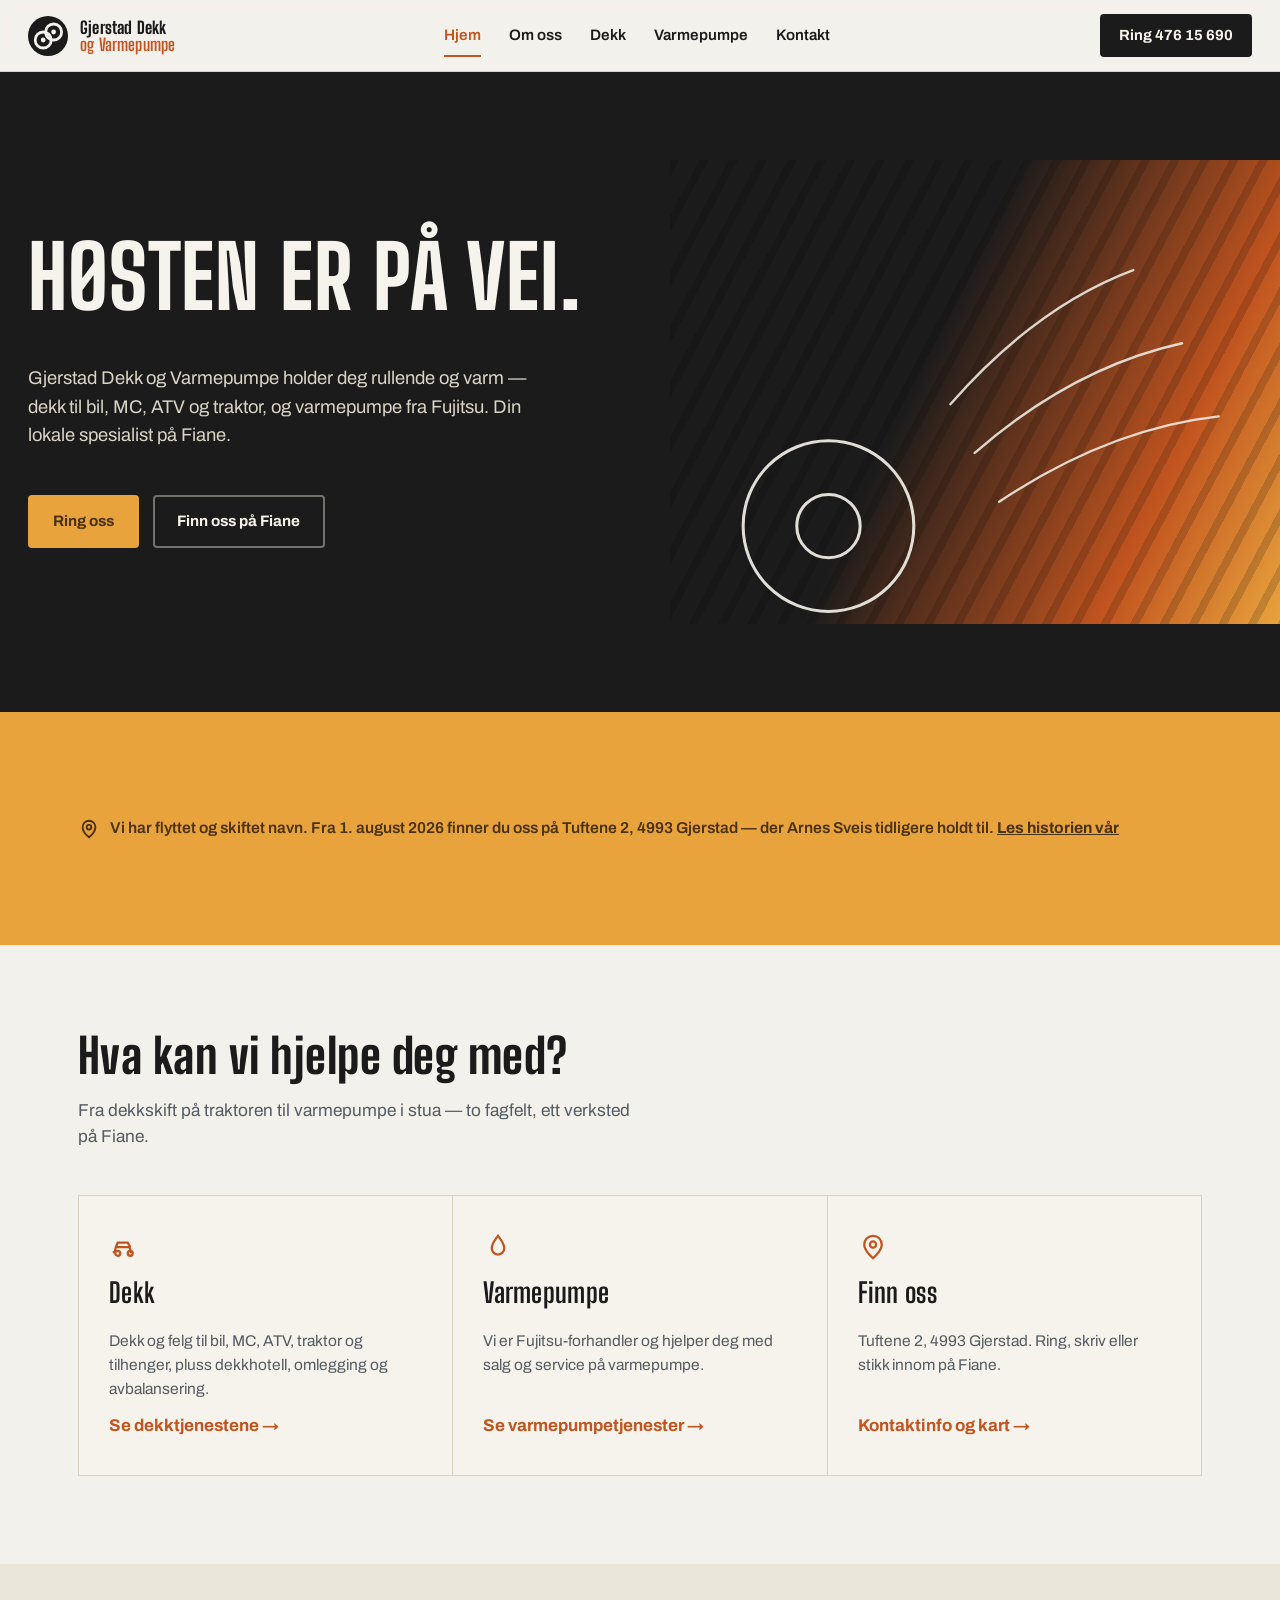
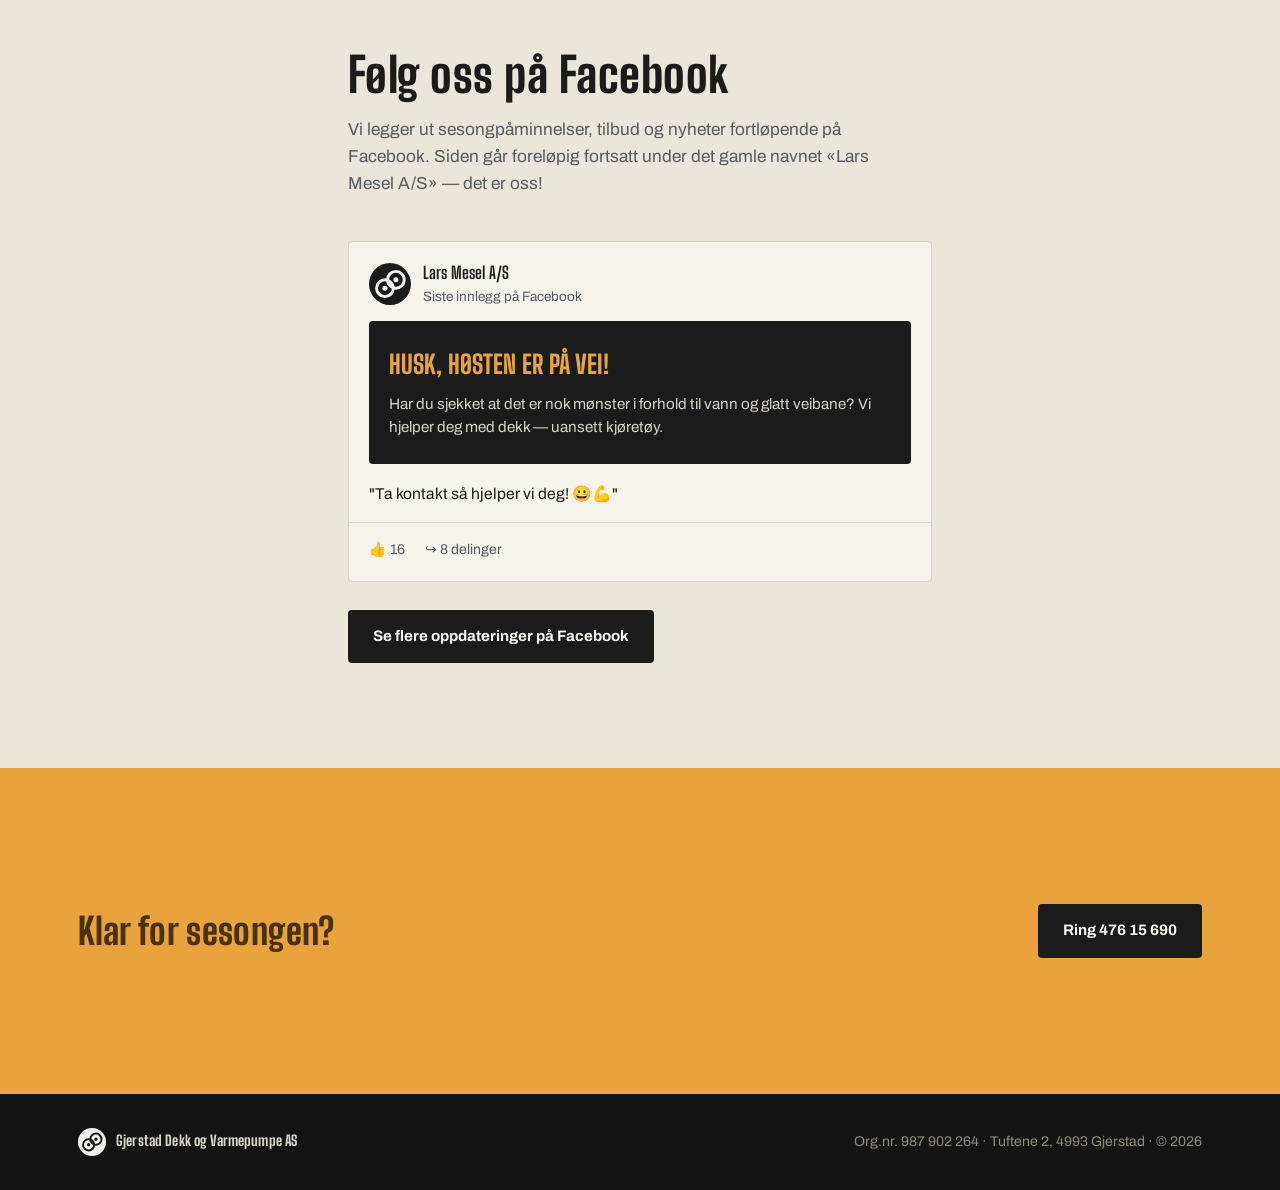
<file: index.html>
<!DOCTYPE html>
<html lang="no">
<head>
<meta charset="UTF-8">
<meta name="viewport" content="width=device-width, initial-scale=1.0">
<title>Gjerstad Dekk og Varmepumpe AS — Din lokale dekkspesialist på Fiane</title>
<meta name="description" content="Dekk til bil, MC, ATV og traktor, dekkhotell, og varmepumper fra Fujitsu. Gjerstad Dekk og Varmepumpe AS (tidl. Lars Mesel AS) holder til på Tuftene 2, Fiane.">

<link rel="icon" type="image/svg+xml" href="data:image/svg+xml,%3Csvg%20xmlns='http://www.w3.org/2000/svg'%20viewBox='0%200%20100%20100'%3E%3Crect%20width='100'%20height='100'%20rx='50'%20fill='%231B1B1B'/%3E%3Ccircle%20cx='38'%20cy='60'%20r='20'%20fill='none'%20stroke='%23F3F1EC'%20stroke-width='7'/%3E%3Ccircle%20cx='38'%20cy='60'%20r='6'%20fill='%23F3F1EC'/%3E%3Ccircle%20cx='64'%20cy='40'%20r='20'%20fill='none'%20stroke='%23F3F1EC'%20stroke-width='7'/%3E%3Ccircle%20cx='64'%20cy='40'%20r='6'%20fill='%23F3F1EC'/%3E%3C/svg%3E">
<link rel="apple-touch-icon" href="data:image/svg+xml,%3Csvg%20xmlns='http://www.w3.org/2000/svg'%20viewBox='0%200%20100%20100'%3E%3Crect%20width='100'%20height='100'%20rx='22'%20fill='%231B1B1B'/%3E%3Ccircle%20cx='38'%20cy='60'%20r='20'%20fill='none'%20stroke='%23F3F1EC'%20stroke-width='7'/%3E%3Ccircle%20cx='38'%20cy='60'%20r='6'%20fill='%23F3F1EC'/%3E%3Ccircle%20cx='64'%20cy='40'%20r='20'%20fill='none'%20stroke='%23F3F1EC'%20stroke-width='7'/%3E%3Ccircle%20cx='64'%20cy='40'%20r='6'%20fill='%23F3F1EC'/%3E%3C/svg%3E">

<link rel="preconnect" href="https://fonts.googleapis.com">
<link rel="preconnect" href="https://fonts.gstatic.com" crossorigin>
<link href="https://fonts.googleapis.com/css2?family=Archivo:wght@400;500;600;700&family=Big+Shoulders+Display:wght@600;700;800;900&display=swap" rel="stylesheet">
<link rel="stylesheet" href="styles.css">
</head>
<body>

<header class="site-header">
  <a class="brand" href="index.html">
    <svg viewBox="0 0 100 100" aria-hidden="true">
      <rect width="100" height="100" rx="50" fill="#1B1B1B"/>
      <circle cx="38" cy="60" r="20" fill="none" stroke="#F3F1EC" stroke-width="7"/>
      <circle cx="38" cy="60" r="6" fill="#F3F1EC"/>
      <circle cx="64" cy="40" r="20" fill="none" stroke="#F3F1EC" stroke-width="7"/>
      <circle cx="64" cy="40" r="6" fill="#F3F1EC"/>
    </svg>
    <span class="brand-name">Gjerstad Dekk<b>og Varmepumpe</b></span>
  </a>
  <nav class="main-nav">
    <a href="index.html" class="active" aria-current="page">Hjem</a>
    <a href="om-oss.html">Om oss</a>
    <a href="dekk.html">Dekk</a>
    <a href="varmepumpe.html">Varmepumpe</a>
    <a href="kontakt.html">Kontakt</a>
  </nav>
  <a class="header-call" href="tel:+4747615690">Ring 476 15 690</a>
</header>

<section class="hero">
  <div class="hero-text">
    <h1>Høsten er&nbsp;på vei.</h1>
    <p class="hero-sub">Gjerstad Dekk og Varmepumpe holder deg rullende og varm — dekk til bil, MC, ATV og traktor, og varmepumpe fra Fujitsu. Din lokale spesialist på Fiane.</p>
    <div class="hero-actions">
      <a class="btn btn-primary" href="tel:+4747615690">Ring oss</a>
      <a class="btn btn-ghost" href="kontakt.html">Finn oss på Fiane</a>
    </div>
  </div>
  <div class="hero-graphic" aria-hidden="true">
    <div class="tread"></div>
    <svg class="seam" viewBox="0 0 500 500" preserveAspectRatio="xMidYMid slice">
      <circle class="wheel seam-draw" cx="130" cy="360" r="70"/>
      <circle class="wheel seam-draw" cx="130" cy="360" r="26"/>
      <path class="seam-draw" d="M 230 260 Q 300 180 380 150" />
      <path class="seam-draw" d="M 250 300 Q 330 230 420 210" />
      <path class="seam-draw" d="M 270 340 Q 360 280 450 270" />
    </svg>
  </div>
</section>

<section class="announce">
  <div class="wrap">
    <svg viewBox="0 0 24 24" fill="none" stroke="currentColor" stroke-width="2" aria-hidden="true">
      <path d="M12 21s-7-5.8-7-11a7 7 0 1 1 14 0c0 5.2-7 11-7 11Z"/>
      <circle cx="12" cy="10" r="2.5"/>
    </svg>
    <span>Vi har flyttet og skiftet navn. Fra 1. august 2026 finner du oss på Tuftene 2, 4993 Gjerstad — der Arnes Sveis tidligere holdt til. <a href="om-oss.html">Les historien vår</a></span>
  </div>
</section>

<section>
  <div class="wrap">
    <div class="section-head">
      <h2>Hva kan vi hjelpe deg med?</h2>
      <p>Fra dekkskift på traktoren til varmepumpe i stua — to fagfelt, ett verksted på Fiane.</p>
    </div>

    <div class="teaser-grid">
      <article class="teaser-card">
        <svg viewBox="0 0 24 24" fill="none" stroke="currentColor" stroke-width="1.8"><path d="M3 16h1.5l1-4h11l1 4H19"/><circle cx="7" cy="17" r="2"/><circle cx="17" cy="17" r="2"/><path d="M5.5 12l1.5-3.5h8l2 3.5"/></svg>
        <h3>Dekk</h3>
        <p>Dekk og felg til bil, MC, ATV, traktor og tilhenger, pluss dekkhotell, omlegging og avbalansering.</p>
        <a class="link" href="dekk.html">Se dekktjenestene →</a>
      </article>
      <article class="teaser-card">
        <svg viewBox="0 0 24 24" fill="none" stroke="currentColor" stroke-width="1.8"><path d="M12 3c2 3 5 6 5 10a5 5 0 0 1-10 0c0-4 3-7 5-10Z"/></svg>
        <h3>Varmepumpe</h3>
        <p>Vi er Fujitsu-forhandler og hjelper deg med salg og service på varmepumpe.</p>
        <a class="link" href="varmepumpe.html">Se varmepumpetjenester →</a>
      </article>
      <article class="teaser-card">
        <svg viewBox="0 0 24 24" fill="none" stroke="currentColor" stroke-width="1.8"><path d="M12 21s-7-5.8-7-11a7 7 0 1 1 14 0c0 5.2-7 11-7 11Z"/><circle cx="12" cy="10" r="2.5"/></svg>
        <h3>Finn oss</h3>
        <p>Tuftene 2, 4993 Gjerstad. Ring, skriv eller stikk innom på Fiane.</p>
        <a class="link" href="kontakt.html">Kontaktinfo og kart →</a>
      </article>
    </div>
  </div>
</section>

<section class="facebook-section" id="facebook">
  <div class="wrap">
    <div class="section-head">
      <h2>Følg oss på Facebook</h2>
      <p>Vi legger ut sesongpåminnelser, tilbud og nyheter fortløpende på Facebook. Siden går foreløpig fortsatt under det gamle navnet «Lars Mesel A/S» — det er oss!</p>
    </div>

    <article class="fb-post-card">
      <div class="fb-post-head">
        <svg viewBox="0 0 100 100" aria-hidden="true">
          <rect width="100" height="100" rx="50" fill="#1B1B1B"/>
          <circle cx="38" cy="60" r="20" fill="none" stroke="#F3F1EC" stroke-width="7"/>
          <circle cx="38" cy="60" r="6" fill="#F3F1EC"/>
          <circle cx="64" cy="40" r="20" fill="none" stroke="#F3F1EC" stroke-width="7"/>
          <circle cx="64" cy="40" r="6" fill="#F3F1EC"/>
        </svg>
        <div>
          <div class="who">Lars Mesel A/S</div>
          <div class="when">Siste innlegg på Facebook</div>
        </div>
      </div>

      <div class="fb-post-highlight">
        <span class="kicker">Husk, høsten er på vei!</span>
        <p>Har du sjekket at det er nok mønster i forhold til vann og glatt veibane? Vi hjelper deg med dekk — uansett kjøretøy.</p>
      </div>

      <p class="fb-post-body">"Ta kontakt så hjelper vi deg! 😀💪"</p>

      <div class="fb-post-stats">
        <span>👍 16</span>
        <span>↪ 8 delinger</span>
      </div>
    </article>

    <p style="margin-top:28px;"><a class="btn btn-facebook" href="https://www.facebook.com/profile.php?id=100057511866817" target="_blank" rel="noopener">Se flere oppdateringer på Facebook</a></p>
  </div>
</section>

<section class="cta-band">
  <div class="wrap">
    <h2>Klar for sesongen?</h2>
    <a class="btn btn-facebook" href="tel:+4747615690">Ring 476 15 690</a>
  </div>
</section>

<footer>
  <div class="wrap">
    <a class="brand" href="index.html" style="display:flex; align-items:center; gap:10px; text-decoration:none;">
      <svg viewBox="0 0 100 100" aria-hidden="true">
        <rect width="100" height="100" rx="50" fill="#F3F1EC"/>
        <circle cx="38" cy="60" r="20" fill="none" stroke="#1B1B1B" stroke-width="7"/>
        <circle cx="38" cy="60" r="6" fill="#1B1B1B"/>
        <circle cx="64" cy="40" r="20" fill="none" stroke="#1B1B1B" stroke-width="7"/>
        <circle cx="64" cy="40" r="6" fill="#1B1B1B"/>
      </svg>
      <span class="brand-name">Gjerstad Dekk og Varmepumpe AS</span>
    </a>
    <p style="margin:0;">Org.nr. 987 902 264 · Tuftene 2, 4993 Gjerstad · © 2026</p>
  </div>
</footer>

</body>
</html>
</file>
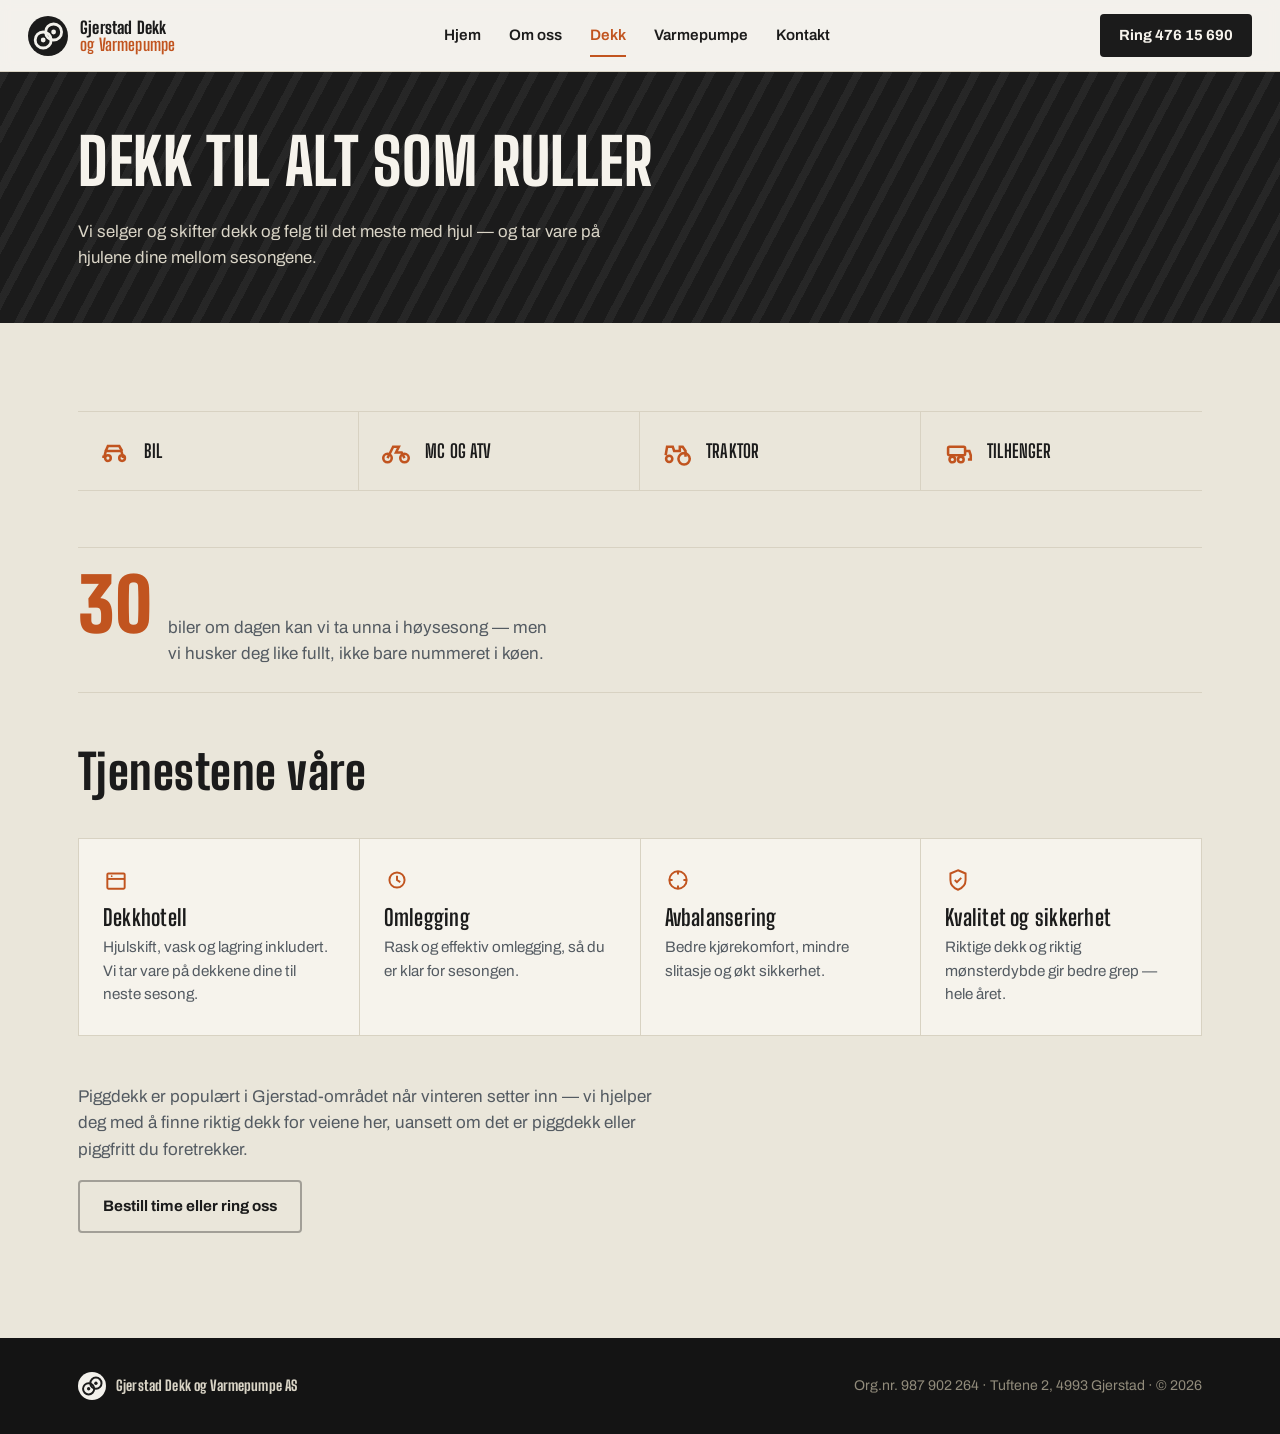
<file: dekk.html>
<!DOCTYPE html>
<html lang="no">
<head>
<meta charset="UTF-8">
<meta name="viewport" content="width=device-width, initial-scale=1.0">
<title>Dekk — Gjerstad Dekk og Varmepumpe AS</title>
<meta name="description" content="Dekk og felg til bil, MC, ATV, traktor og tilhenger. Dekkhotell, omlegging, avbalansering og kvalitetssjekk hos Gjerstad Dekk og Varmepumpe AS.">

<link rel="icon" type="image/svg+xml" href="data:image/svg+xml,%3Csvg%20xmlns='http://www.w3.org/2000/svg'%20viewBox='0%200%20100%20100'%3E%3Crect%20width='100'%20height='100'%20rx='50'%20fill='%231B1B1B'/%3E%3Ccircle%20cx='38'%20cy='60'%20r='20'%20fill='none'%20stroke='%23F3F1EC'%20stroke-width='7'/%3E%3Ccircle%20cx='38'%20cy='60'%20r='6'%20fill='%23F3F1EC'/%3E%3Ccircle%20cx='64'%20cy='40'%20r='20'%20fill='none'%20stroke='%23F3F1EC'%20stroke-width='7'/%3E%3Ccircle%20cx='64'%20cy='40'%20r='6'%20fill='%23F3F1EC'/%3E%3C/svg%3E">
<link rel="apple-touch-icon" href="data:image/svg+xml,%3Csvg%20xmlns='http://www.w3.org/2000/svg'%20viewBox='0%200%20100%20100'%3E%3Crect%20width='100'%20height='100'%20rx='22'%20fill='%231B1B1B'/%3E%3Ccircle%20cx='38'%20cy='60'%20r='20'%20fill='none'%20stroke='%23F3F1EC'%20stroke-width='7'/%3E%3Ccircle%20cx='38'%20cy='60'%20r='6'%20fill='%23F3F1EC'/%3E%3Ccircle%20cx='64'%20cy='40'%20r='20'%20fill='none'%20stroke='%23F3F1EC'%20stroke-width='7'/%3E%3Ccircle%20cx='64'%20cy='40'%20r='6'%20fill='%23F3F1EC'/%3E%3C/svg%3E">

<link rel="preconnect" href="https://fonts.googleapis.com">
<link rel="preconnect" href="https://fonts.gstatic.com" crossorigin>
<link href="https://fonts.googleapis.com/css2?family=Archivo:wght@400;500;600;700&family=Big+Shoulders+Display:wght@600;700;800;900&display=swap" rel="stylesheet">
<link rel="stylesheet" href="styles.css">
</head>
<body>

<header class="site-header">
  <a class="brand" href="index.html">
    <svg viewBox="0 0 100 100" aria-hidden="true">
      <rect width="100" height="100" rx="50" fill="#1B1B1B"/>
      <circle cx="38" cy="60" r="20" fill="none" stroke="#F3F1EC" stroke-width="7"/>
      <circle cx="38" cy="60" r="6" fill="#F3F1EC"/>
      <circle cx="64" cy="40" r="20" fill="none" stroke="#F3F1EC" stroke-width="7"/>
      <circle cx="64" cy="40" r="6" fill="#F3F1EC"/>
    </svg>
    <span class="brand-name">Gjerstad Dekk<b>og Varmepumpe</b></span>
  </a>
  <nav class="main-nav">
    <a href="index.html">Hjem</a>
    <a href="om-oss.html">Om oss</a>
    <a href="dekk.html" class="active" aria-current="page">Dekk</a>
    <a href="varmepumpe.html">Varmepumpe</a>
    <a href="kontakt.html">Kontakt</a>
  </nav>
  <a class="header-call" href="tel:+4747615690">Ring 476 15 690</a>
</header>

<section class="page-banner">
  <div class="wrap">
    <h1>Dekk til alt som ruller</h1>
    <p>Vi selger og skifter dekk og felg til det meste med hjul — og tar vare på hjulene dine mellom sesongene.</p>
  </div>
</section>

<section class="dekk">
  <div class="wrap">
    <ul class="vehicle-row">
      <li>
        <svg viewBox="0 0 24 24" fill="none" stroke="currentColor" stroke-width="1.8"><path d="M3 16h1.5l1-4h11l1 4H19"/><circle cx="7" cy="17" r="2"/><circle cx="17" cy="17" r="2"/><path d="M5.5 12l1.5-3.5h8l2 3.5"/></svg>
        Bil
      </li>
      <li>
        <svg viewBox="0 0 24 24" fill="none" stroke="currentColor" stroke-width="1.8"><circle cx="6" cy="17" r="3"/><circle cx="18" cy="17" r="3"/><path d="M6 17l4-8h4l-2 4h4l2 4"/></svg>
        MC og ATV
      </li>
      <li>
        <svg viewBox="0 0 24 24" fill="none" stroke="currentColor" stroke-width="1.8"><circle cx="6.5" cy="17.5" r="2.2"/><circle cx="17" cy="17.5" r="4"/><path d="M4 15l1-6h4l1 3h4v-3h2l2 3v4"/></svg>
        Traktor
      </li>
      <li>
        <svg viewBox="0 0 24 24" fill="none" stroke="currentColor" stroke-width="1.8"><rect x="5" y="9" width="12" height="6" rx="1"/><circle cx="8" cy="18" r="2"/><circle cx="14" cy="18" r="2"/><path d="M17 12h3l1 3v3h-2"/></svg>
        Tilhenger
      </li>
    </ul>

    <div class="stat-line">
      <span class="num">30</span>
      <p>biler om dagen kan vi ta unna i høysesong — men vi husker deg like fullt, ikke bare nummeret i køen.</p>
    </div>

    <div class="section-head">
      <h2>Tjenestene våre</h2>
    </div>

    <div class="service-plates">
      <article>
        <svg viewBox="0 0 24 24" fill="none" stroke="currentColor" stroke-width="1.8"><rect x="4" y="6" width="16" height="14" rx="1"/><path d="M4 11h16"/><circle cx="8" cy="8.5" r="0.8" fill="currentColor" stroke="none"/></svg>
        <h3>Dekkhotell</h3>
        <p>Hjulskift, vask og lagring inkludert. Vi tar vare på dekkene dine til neste sesong.</p>
      </article>
      <article>
        <svg viewBox="0 0 24 24" fill="none" stroke="currentColor" stroke-width="1.8"><circle cx="12" cy="12" r="7"/><path d="M12 8v4l3 2"/></svg>
        <h3>Omlegging</h3>
        <p>Rask og effektiv omlegging, så du er klar for sesongen.</p>
      </article>
      <article>
        <svg viewBox="0 0 24 24" fill="none" stroke="currentColor" stroke-width="1.8"><circle cx="12" cy="12" r="8"/><path d="M12 4v3M12 17v3M4 12h3M17 12h3"/></svg>
        <h3>Avbalansering</h3>
        <p>Bedre kjørekomfort, mindre slitasje og økt sikkerhet.</p>
      </article>
      <article>
        <svg viewBox="0 0 24 24" fill="none" stroke="currentColor" stroke-width="1.8"><path d="M12 3l7 3v6c0 4.5-3 7.5-7 9-4-1.5-7-4.5-7-9V6l7-3Z"/><path d="M9 12l2 2 4-4"/></svg>
        <h3>Kvalitet og sikkerhet</h3>
        <p>Riktige dekk og riktig mønsterdybde gir bedre grep — hele året.</p>
      </article>
    </div>

    <p style="margin-top:48px; max-width:60ch; color:var(--steel);">Piggdekk er populært i Gjerstad-området når vinteren setter inn — vi hjelper deg med å finne riktig dekk for veiene her, uansett om det er piggdekk eller piggfritt du foretrekker.</p>

    <p style="margin-top:8px;"><a class="btn btn-dark-ghost" href="kontakt.html">Bestill time eller ring oss</a></p>
  </div>
</section>

<footer>
  <div class="wrap">
    <a class="brand" href="index.html" style="display:flex; align-items:center; gap:10px; text-decoration:none;">
      <svg viewBox="0 0 100 100" aria-hidden="true">
        <rect width="100" height="100" rx="50" fill="#F3F1EC"/>
        <circle cx="38" cy="60" r="20" fill="none" stroke="#1B1B1B" stroke-width="7"/>
        <circle cx="38" cy="60" r="6" fill="#1B1B1B"/>
        <circle cx="64" cy="40" r="20" fill="none" stroke="#1B1B1B" stroke-width="7"/>
        <circle cx="64" cy="40" r="6" fill="#1B1B1B"/>
      </svg>
      <span class="brand-name">Gjerstad Dekk og Varmepumpe AS</span>
    </a>
    <p style="margin:0;">Org.nr. 987 902 264 · Tuftene 2, 4993 Gjerstad · © 2026</p>
  </div>
</footer>

</body>
</html>
</file>
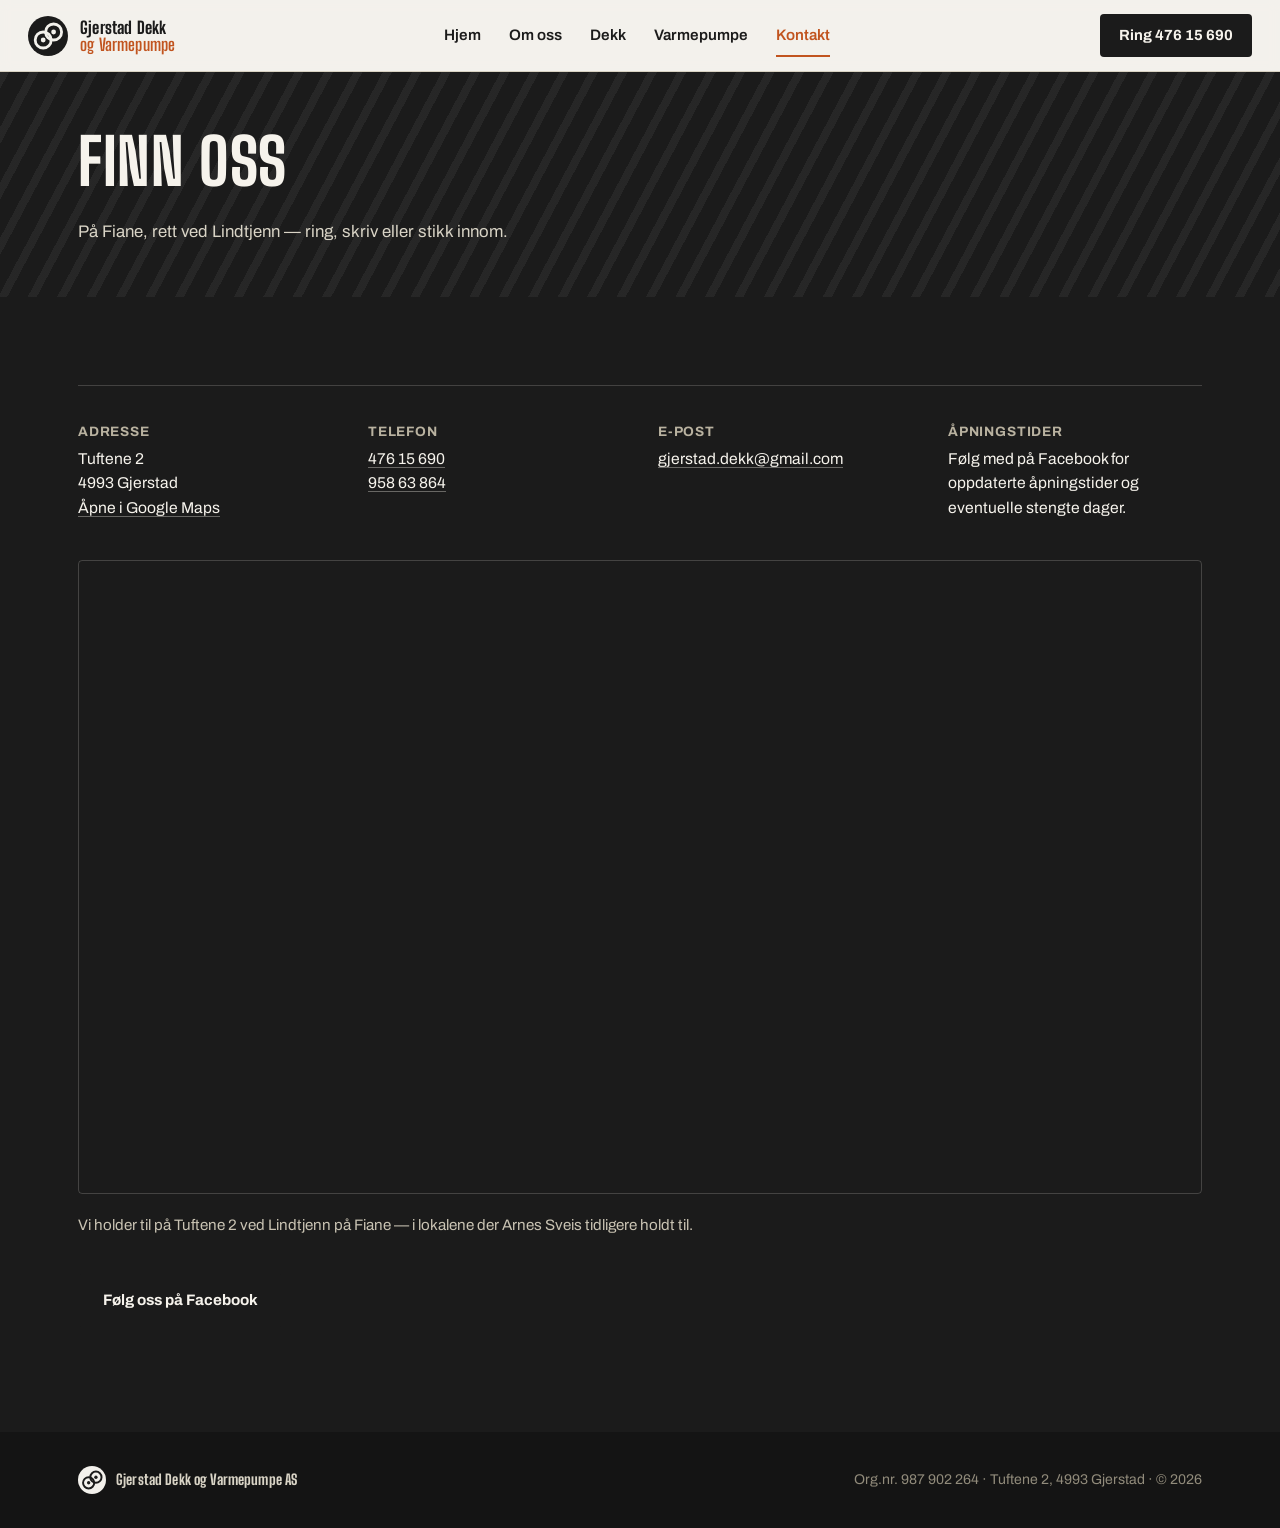
<file: kontakt.html>
<!DOCTYPE html>
<html lang="no">
<head>
<meta charset="UTF-8">
<meta name="viewport" content="width=device-width, initial-scale=1.0">
<title>Kontakt — Gjerstad Dekk og Varmepumpe AS</title>
<meta name="description" content="Adresse, telefon og e-post til Gjerstad Dekk og Varmepumpe AS på Tuftene 2, 4993 Gjerstad.">

<link rel="icon" type="image/svg+xml" href="data:image/svg+xml,%3Csvg%20xmlns='http://www.w3.org/2000/svg'%20viewBox='0%200%20100%20100'%3E%3Crect%20width='100'%20height='100'%20rx='50'%20fill='%231B1B1B'/%3E%3Ccircle%20cx='38'%20cy='60'%20r='20'%20fill='none'%20stroke='%23F3F1EC'%20stroke-width='7'/%3E%3Ccircle%20cx='38'%20cy='60'%20r='6'%20fill='%23F3F1EC'/%3E%3Ccircle%20cx='64'%20cy='40'%20r='20'%20fill='none'%20stroke='%23F3F1EC'%20stroke-width='7'/%3E%3Ccircle%20cx='64'%20cy='40'%20r='6'%20fill='%23F3F1EC'/%3E%3C/svg%3E">
<link rel="apple-touch-icon" href="data:image/svg+xml,%3Csvg%20xmlns='http://www.w3.org/2000/svg'%20viewBox='0%200%20100%20100'%3E%3Crect%20width='100'%20height='100'%20rx='22'%20fill='%231B1B1B'/%3E%3Ccircle%20cx='38'%20cy='60'%20r='20'%20fill='none'%20stroke='%23F3F1EC'%20stroke-width='7'/%3E%3Ccircle%20cx='38'%20cy='60'%20r='6'%20fill='%23F3F1EC'/%3E%3Ccircle%20cx='64'%20cy='40'%20r='20'%20fill='none'%20stroke='%23F3F1EC'%20stroke-width='7'/%3E%3Ccircle%20cx='64'%20cy='40'%20r='6'%20fill='%23F3F1EC'/%3E%3C/svg%3E">

<link rel="preconnect" href="https://fonts.googleapis.com">
<link rel="preconnect" href="https://fonts.gstatic.com" crossorigin>
<link href="https://fonts.googleapis.com/css2?family=Archivo:wght@400;500;600;700&family=Big+Shoulders+Display:wght@600;700;800;900&display=swap" rel="stylesheet">
<link rel="stylesheet" href="styles.css">
</head>
<body>

<header class="site-header">
  <a class="brand" href="index.html">
    <svg viewBox="0 0 100 100" aria-hidden="true">
      <rect width="100" height="100" rx="50" fill="#1B1B1B"/>
      <circle cx="38" cy="60" r="20" fill="none" stroke="#F3F1EC" stroke-width="7"/>
      <circle cx="38" cy="60" r="6" fill="#F3F1EC"/>
      <circle cx="64" cy="40" r="20" fill="none" stroke="#F3F1EC" stroke-width="7"/>
      <circle cx="64" cy="40" r="6" fill="#F3F1EC"/>
    </svg>
    <span class="brand-name">Gjerstad Dekk<b>og Varmepumpe</b></span>
  </a>
  <nav class="main-nav">
    <a href="index.html">Hjem</a>
    <a href="om-oss.html">Om oss</a>
    <a href="dekk.html">Dekk</a>
    <a href="varmepumpe.html">Varmepumpe</a>
    <a href="kontakt.html" class="active" aria-current="page">Kontakt</a>
  </nav>
  <a class="header-call" href="tel:+4747615690">Ring 476 15 690</a>
</header>

<section class="page-banner">
  <div class="wrap">
    <h1>Finn oss</h1>
    <p>På Fiane, rett ved Lindtjenn — ring, skriv eller stikk innom.</p>
  </div>
</section>

<section class="kontakt">
  <div class="wrap">
    <div class="kontakt-grid">
      <div>
        <h3>Adresse</h3>
        <p>Tuftene 2<br>4993 Gjerstad</p>
        <p><a href="https://www.google.com/maps/search/?api=1&query=Tuftene+2%2C+4993+Gjerstad" target="_blank" rel="noopener">Åpne i Google Maps</a></p>
      </div>
      <div>
        <h3>Telefon</h3>
        <p><a href="tel:+4747615690">476 15 690</a><br><a href="tel:+4795863864">958 63 864</a></p>
      </div>
      <div>
        <h3>E-post</h3>
        <p><a href="mailto:gjerstad.dekk@gmail.com">gjerstad.dekk@gmail.com</a></p>
      </div>
      <div>
        <h3>Åpningstider</h3>
        <p>Følg med på Facebook for oppdaterte åpningstider og eventuelle stengte dager.</p>
      </div>
    </div>

    <div class="map-embed">
      <iframe src="https://www.google.com/maps/embed?pb=!1m18!1m12!1m3!1d1482.2385441947488!2d9.076439575909104!3d58.81420205214855!2m3!1f0!2f0!3f0!3m2!1i1024!2i768!4f13.1!3m3!1m2!1s0x46470a474ea96537%3A0x864e33708e765d4b!2sTuftene%202%2C%204993%20Sundebru!5e1!3m2!1sno!2sno!4v1788248562600!5m2!1sno!2sno" title="Kart som viser Gjerstad Dekk og Varmepumpe AS på Tuftene 2, 4993 Gjerstad" allowfullscreen="" loading="lazy" referrerpolicy="strict-origin-when-cross-origin"></iframe>
    </div>

    <p style="margin-top:20px; color:#C9C3B3; font-size:0.95rem; max-width:640px;">
      Vi holder til på Tuftene 2 ved Lindtjenn på Fiane — i lokalene der Arnes Sveis tidligere holdt til.
    </p>

    <p style="margin-top:36px;"><a class="btn btn-facebook" href="https://www.facebook.com/profile.php?id=100057511866817" target="_blank" rel="noopener">Følg oss på Facebook</a></p>
  </div>
</section>

<footer>
  <div class="wrap">
    <a class="brand" href="index.html" style="display:flex; align-items:center; gap:10px; text-decoration:none;">
      <svg viewBox="0 0 100 100" aria-hidden="true">
        <rect width="100" height="100" rx="50" fill="#F3F1EC"/>
        <circle cx="38" cy="60" r="20" fill="none" stroke="#1B1B1B" stroke-width="7"/>
        <circle cx="38" cy="60" r="6" fill="#1B1B1B"/>
        <circle cx="64" cy="40" r="20" fill="none" stroke="#1B1B1B" stroke-width="7"/>
        <circle cx="64" cy="40" r="6" fill="#1B1B1B"/>
      </svg>
      <span class="brand-name">Gjerstad Dekk og Varmepumpe AS</span>
    </a>
    <p style="margin:0;">Org.nr. 987 902 264 · Tuftene 2, 4993 Gjerstad · © 2026</p>
  </div>
</footer>

</body>
</html>
</file>
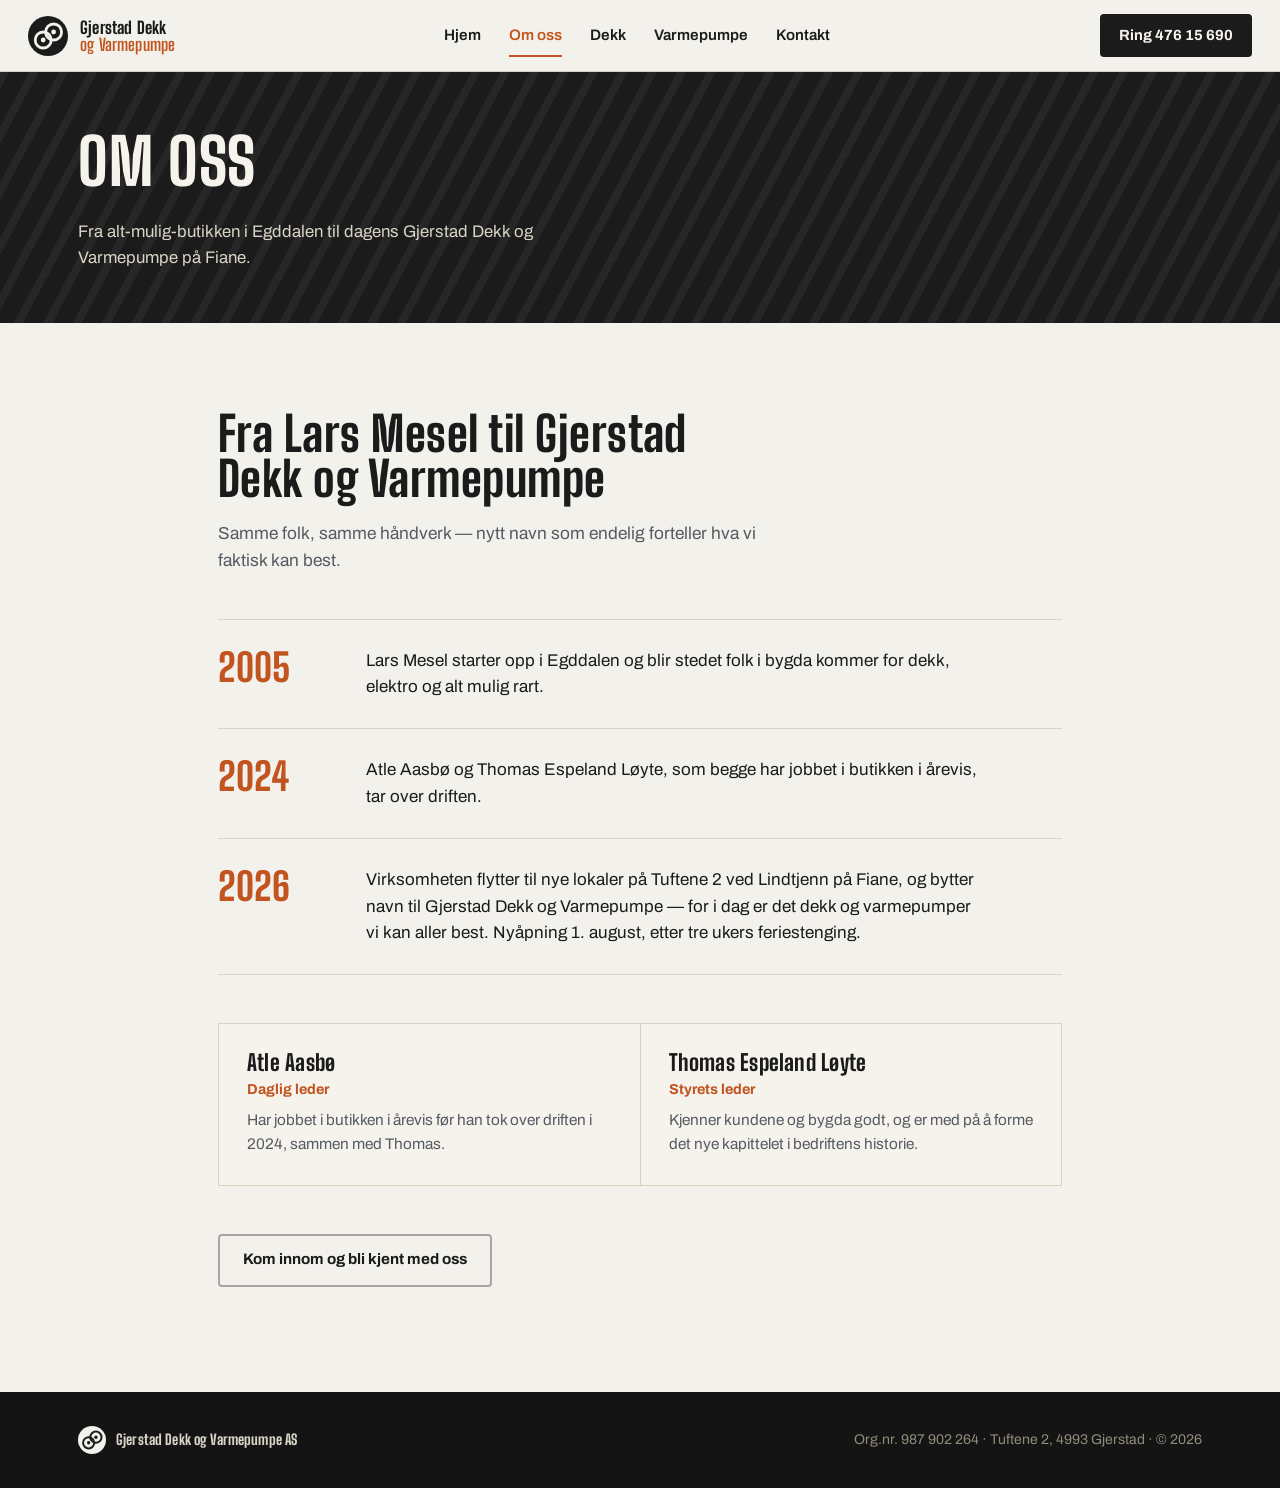
<file: om-oss.html>
<!DOCTYPE html>
<html lang="no">
<head>
<meta charset="UTF-8">
<meta name="viewport" content="width=device-width, initial-scale=1.0">
<title>Om oss — Gjerstad Dekk og Varmepumpe AS</title>
<meta name="description" content="Historien fra Lars Mesel i Egddalen til dagens Gjerstad Dekk og Varmepumpe AS på Fiane, og folkene bak.">

<link rel="icon" type="image/svg+xml" href="data:image/svg+xml,%3Csvg%20xmlns='http://www.w3.org/2000/svg'%20viewBox='0%200%20100%20100'%3E%3Crect%20width='100'%20height='100'%20rx='50'%20fill='%231B1B1B'/%3E%3Ccircle%20cx='38'%20cy='60'%20r='20'%20fill='none'%20stroke='%23F3F1EC'%20stroke-width='7'/%3E%3Ccircle%20cx='38'%20cy='60'%20r='6'%20fill='%23F3F1EC'/%3E%3Ccircle%20cx='64'%20cy='40'%20r='20'%20fill='none'%20stroke='%23F3F1EC'%20stroke-width='7'/%3E%3Ccircle%20cx='64'%20cy='40'%20r='6'%20fill='%23F3F1EC'/%3E%3C/svg%3E">
<link rel="apple-touch-icon" href="data:image/svg+xml,%3Csvg%20xmlns='http://www.w3.org/2000/svg'%20viewBox='0%200%20100%20100'%3E%3Crect%20width='100'%20height='100'%20rx='22'%20fill='%231B1B1B'/%3E%3Ccircle%20cx='38'%20cy='60'%20r='20'%20fill='none'%20stroke='%23F3F1EC'%20stroke-width='7'/%3E%3Ccircle%20cx='38'%20cy='60'%20r='6'%20fill='%23F3F1EC'/%3E%3Ccircle%20cx='64'%20cy='40'%20r='20'%20fill='none'%20stroke='%23F3F1EC'%20stroke-width='7'/%3E%3Ccircle%20cx='64'%20cy='40'%20r='6'%20fill='%23F3F1EC'/%3E%3C/svg%3E">

<link rel="preconnect" href="https://fonts.googleapis.com">
<link rel="preconnect" href="https://fonts.gstatic.com" crossorigin>
<link href="https://fonts.googleapis.com/css2?family=Archivo:wght@400;500;600;700&family=Big+Shoulders+Display:wght@600;700;800;900&display=swap" rel="stylesheet">
<link rel="stylesheet" href="styles.css">
</head>
<body>

<header class="site-header">
  <a class="brand" href="index.html">
    <svg viewBox="0 0 100 100" aria-hidden="true">
      <rect width="100" height="100" rx="50" fill="#1B1B1B"/>
      <circle cx="38" cy="60" r="20" fill="none" stroke="#F3F1EC" stroke-width="7"/>
      <circle cx="38" cy="60" r="6" fill="#F3F1EC"/>
      <circle cx="64" cy="40" r="20" fill="none" stroke="#F3F1EC" stroke-width="7"/>
      <circle cx="64" cy="40" r="6" fill="#F3F1EC"/>
    </svg>
    <span class="brand-name">Gjerstad Dekk<b>og Varmepumpe</b></span>
  </a>
  <nav class="main-nav">
    <a href="index.html">Hjem</a>
    <a href="om-oss.html" class="active" aria-current="page">Om oss</a>
    <a href="dekk.html">Dekk</a>
    <a href="varmepumpe.html">Varmepumpe</a>
    <a href="kontakt.html">Kontakt</a>
  </nav>
  <a class="header-call" href="tel:+4747615690">Ring 476 15 690</a>
</header>

<section class="page-banner">
  <div class="wrap">
    <h1>Om oss</h1>
    <p>Fra alt-mulig-butikken i Egddalen til dagens Gjerstad Dekk og Varmepumpe på Fiane.</p>
  </div>
</section>

<section class="about">
  <div class="wrap">
    <div class="section-head">
      <h2>Fra Lars Mesel til Gjerstad Dekk og Varmepumpe</h2>
      <p>Samme folk, samme håndverk — nytt navn som endelig forteller hva vi faktisk kan best.</p>
    </div>
    <ol class="timeline">
      <li>
        <span class="year">2005</span>
        <p>Lars Mesel starter opp i Egddalen og blir stedet folk i bygda kommer for dekk, elektro og alt mulig rart.</p>
      </li>
      <li>
        <span class="year">2024</span>
        <p>Atle Aasbø og Thomas Espeland Løyte, som begge har jobbet i butikken i årevis, tar over driften.</p>
      </li>
      <li>
        <span class="year">2026</span>
        <p>Virksomheten flytter til nye lokaler på Tuftene 2 ved Lindtjenn på Fiane, og bytter navn til Gjerstad Dekk og Varmepumpe — for i dag er det dekk og varmepumper vi kan aller best. Nyåpning 1. august, etter tre ukers feriestenging.</p>
      </li>
    </ol>

    <div class="people">
      <article>
        <h3>Atle Aasbø</h3>
        <span class="role">Daglig leder</span>
        <p>Har jobbet i butikken i årevis før han tok over driften i 2024, sammen med Thomas.</p>
      </article>
      <article>
        <h3>Thomas Espeland Løyte</h3>
        <span class="role">Styrets leder</span>
        <p>Kjenner kundene og bygda godt, og er med på å forme det nye kapittelet i bedriftens historie.</p>
      </article>
    </div>

    <p style="margin-top:48px;"><a class="btn btn-dark-ghost" href="kontakt.html">Kom innom og bli kjent med oss</a></p>
  </div>
</section>

<footer>
  <div class="wrap">
    <a class="brand" href="index.html" style="display:flex; align-items:center; gap:10px; text-decoration:none;">
      <svg viewBox="0 0 100 100" aria-hidden="true">
        <rect width="100" height="100" rx="50" fill="#F3F1EC"/>
        <circle cx="38" cy="60" r="20" fill="none" stroke="#1B1B1B" stroke-width="7"/>
        <circle cx="38" cy="60" r="6" fill="#1B1B1B"/>
        <circle cx="64" cy="40" r="20" fill="none" stroke="#1B1B1B" stroke-width="7"/>
        <circle cx="64" cy="40" r="6" fill="#1B1B1B"/>
      </svg>
      <span class="brand-name">Gjerstad Dekk og Varmepumpe AS</span>
    </a>
    <p style="margin:0;">Org.nr. 987 902 264 · Tuftene 2, 4993 Gjerstad · © 2026</p>
  </div>
</footer>

</body>
</html>
</file>
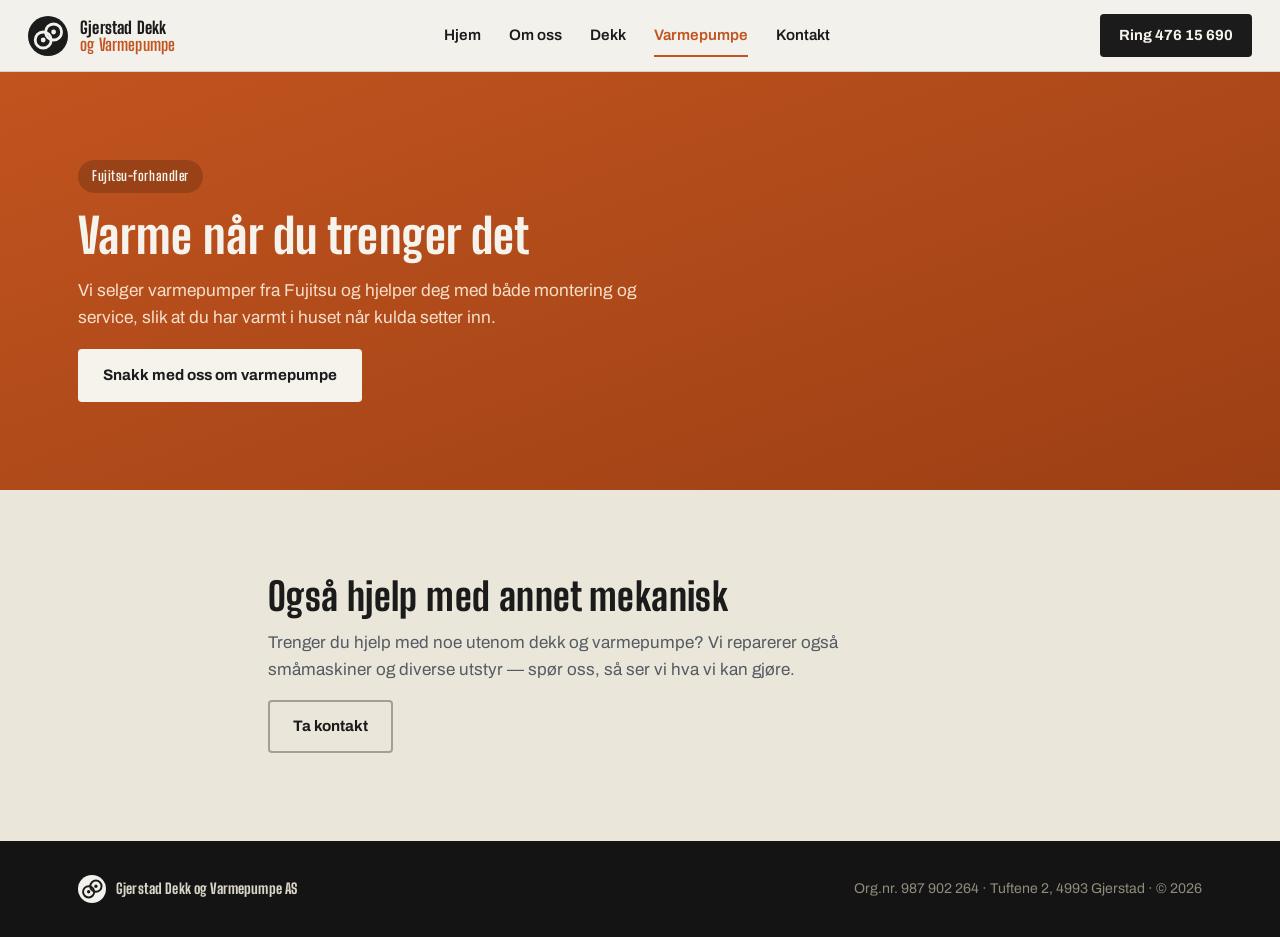
<file: varmepumpe.html>
<!DOCTYPE html>
<html lang="no">
<head>
<meta charset="UTF-8">
<meta name="viewport" content="width=device-width, initial-scale=1.0">
<title>Varmepumpe — Gjerstad Dekk og Varmepumpe AS</title>
<meta name="description" content="Fujitsu-forhandler med salg og service av varmepumpe. Gjerstad Dekk og Varmepumpe AS på Fiane tar også reparasjon av småmaskiner.">

<link rel="icon" type="image/svg+xml" href="data:image/svg+xml,%3Csvg%20xmlns='http://www.w3.org/2000/svg'%20viewBox='0%200%20100%20100'%3E%3Crect%20width='100'%20height='100'%20rx='50'%20fill='%231B1B1B'/%3E%3Ccircle%20cx='38'%20cy='60'%20r='20'%20fill='none'%20stroke='%23F3F1EC'%20stroke-width='7'/%3E%3Ccircle%20cx='38'%20cy='60'%20r='6'%20fill='%23F3F1EC'/%3E%3Ccircle%20cx='64'%20cy='40'%20r='20'%20fill='none'%20stroke='%23F3F1EC'%20stroke-width='7'/%3E%3Ccircle%20cx='64'%20cy='40'%20r='6'%20fill='%23F3F1EC'/%3E%3C/svg%3E">
<link rel="apple-touch-icon" href="data:image/svg+xml,%3Csvg%20xmlns='http://www.w3.org/2000/svg'%20viewBox='0%200%20100%20100'%3E%3Crect%20width='100'%20height='100'%20rx='22'%20fill='%231B1B1B'/%3E%3Ccircle%20cx='38'%20cy='60'%20r='20'%20fill='none'%20stroke='%23F3F1EC'%20stroke-width='7'/%3E%3Ccircle%20cx='38'%20cy='60'%20r='6'%20fill='%23F3F1EC'/%3E%3Ccircle%20cx='64'%20cy='40'%20r='20'%20fill='none'%20stroke='%23F3F1EC'%20stroke-width='7'/%3E%3Ccircle%20cx='64'%20cy='40'%20r='6'%20fill='%23F3F1EC'/%3E%3C/svg%3E">

<link rel="preconnect" href="https://fonts.googleapis.com">
<link rel="preconnect" href="https://fonts.gstatic.com" crossorigin>
<link href="https://fonts.googleapis.com/css2?family=Archivo:wght@400;500;600;700&family=Big+Shoulders+Display:wght@600;700;800;900&display=swap" rel="stylesheet">
<link rel="stylesheet" href="styles.css">
</head>
<body>

<header class="site-header">
  <a class="brand" href="index.html">
    <svg viewBox="0 0 100 100" aria-hidden="true">
      <rect width="100" height="100" rx="50" fill="#1B1B1B"/>
      <circle cx="38" cy="60" r="20" fill="none" stroke="#F3F1EC" stroke-width="7"/>
      <circle cx="38" cy="60" r="6" fill="#F3F1EC"/>
      <circle cx="64" cy="40" r="20" fill="none" stroke="#F3F1EC" stroke-width="7"/>
      <circle cx="64" cy="40" r="6" fill="#F3F1EC"/>
    </svg>
    <span class="brand-name">Gjerstad Dekk<b>og Varmepumpe</b></span>
  </a>
  <nav class="main-nav">
    <a href="index.html">Hjem</a>
    <a href="om-oss.html">Om oss</a>
    <a href="dekk.html">Dekk</a>
    <a href="varmepumpe.html" class="active" aria-current="page">Varmepumpe</a>
    <a href="kontakt.html">Kontakt</a>
  </nav>
  <a class="header-call" href="tel:+4747615690">Ring 476 15 690</a>
</header>

<section class="varmepumpe">
  <div class="wrap">
    <div class="vp-inner">
      <span class="vp-badge">Fujitsu-forhandler</span>
      <h2>Varme når du trenger det</h2>
      <p>Vi selger varmepumper fra Fujitsu og hjelper deg med både montering og service, slik at du har varmt i huset når kulda setter inn.</p>
      <a class="btn btn-on-dark" href="tel:+4747615690">Snakk med oss om varmepumpe</a>
    </div>
  </div>
</section>

<section class="vp-extra">
  <div class="wrap">
    <h2>Også hjelp med annet mekanisk</h2>
    <p>Trenger du hjelp med noe utenom dekk og varmepumpe? Vi reparerer også småmaskiner og diverse utstyr — spør oss, så ser vi hva vi kan gjøre.</p>
    <a class="btn btn-dark-ghost" href="kontakt.html">Ta kontakt</a>
  </div>
</section>

<footer>
  <div class="wrap">
    <a class="brand" href="index.html" style="display:flex; align-items:center; gap:10px; text-decoration:none;">
      <svg viewBox="0 0 100 100" aria-hidden="true">
        <rect width="100" height="100" rx="50" fill="#F3F1EC"/>
        <circle cx="38" cy="60" r="20" fill="none" stroke="#1B1B1B" stroke-width="7"/>
        <circle cx="38" cy="60" r="6" fill="#1B1B1B"/>
        <circle cx="64" cy="40" r="20" fill="none" stroke="#1B1B1B" stroke-width="7"/>
        <circle cx="64" cy="40" r="6" fill="#1B1B1B"/>
      </svg>
      <span class="brand-name">Gjerstad Dekk og Varmepumpe AS</span>
    </a>
    <p style="margin:0;">Org.nr. 987 902 264 · Tuftene 2, 4993 Gjerstad · © 2026</p>
  </div>
</footer>

</body>
</html>
</file>
<file: styles.css>
:root{
  --bg:#F3F1EC;
  --panel:#EAE6DA;
  --ink:#1B1B1B;
  --steel:#545B62;
  --line:#D8D2C2;
  --amber:#E8A33D;
  --amber-ink:#4A3210;
  --rust:#C1541F;
  --cream:#F6F3EC;
  --font-display:'Big Shoulders Display', sans-serif;
  --font-body:'Archivo', sans-serif;
  --radius:4px;
}

*{box-sizing:border-box;}
html{scroll-behavior:smooth;}
body{
  margin:0;
  background:var(--bg);
  color:var(--ink);
  font-family:var(--font-body);
  font-size:17px;
  line-height:1.55;
  -webkit-font-smoothing:antialiased;
}
h1,h2,h3{
  font-family:var(--font-display);
  font-weight:800;
  line-height:0.95;
  margin:0 0 0.4em 0;
  letter-spacing:0.01em;
}
p{margin:0 0 1em 0; max-width:62ch;}
a{color:inherit;}
ul,ol{margin:0;padding:0;list-style:none;}
img,svg{display:block;max-width:100%;}

a:focus-visible, button:focus-visible{
  outline:3px solid var(--rust);
  outline-offset:2px;
}

.wrap{
  max-width:1180px;
  margin:0 auto;
  padding:0 28px;
}

/* ---------- Buttons ---------- */
.btn{
  display:inline-flex;
  align-items:center;
  gap:0.5em;
  padding:0.85em 1.5em;
  font-family:var(--font-body);
  font-weight:700;
  font-size:0.95rem;
  text-decoration:none;
  border-radius:var(--radius);
  border:2px solid transparent;
  transition:transform 0.15s ease, background 0.15s ease;
  cursor:pointer;
}
.btn:hover{transform:translateY(-1px);}
.btn-primary{background:var(--amber); color:var(--amber-ink);}
.btn-primary:hover{background:#f0ad4c;}
.btn-ghost{background:transparent; color:var(--cream); border-color:rgba(246,243,236,0.4);}
.btn-ghost:hover{border-color:var(--cream);}
.btn-dark-ghost{background:transparent; color:var(--ink); border-color:rgba(27,27,27,0.35);}
.btn-dark-ghost:hover{border-color:var(--ink);}
.btn-on-dark{background:var(--cream); color:var(--ink);}
.btn-on-dark:hover{background:#fff;}
.btn-facebook{background:var(--ink); color:var(--cream);}
.btn-facebook:hover{background:#000;}

/* ---------- Header ---------- */
.site-header{
  position:sticky; top:0; z-index:50;
  display:flex; align-items:center; justify-content:space-between;
  gap:20px;
  padding:14px 28px;
  background:rgba(243,241,236,0.92);
  backdrop-filter:blur(6px);
  border-bottom:1px solid var(--line);
}
.brand{
  display:flex; align-items:center; gap:12px;
  text-decoration:none; color:var(--ink);
}
.brand svg{width:40px; height:40px; flex:none;}
.brand-name{
  font-family:var(--font-display);
  font-weight:800;
  font-size:1.05rem;
  line-height:1.02;
  letter-spacing:0.01em;
}
.brand-name b{display:block; color:var(--rust);}

.main-nav{
  display:flex; gap:28px;
  font-weight:600;
  font-size:0.95rem;
}
.main-nav a{text-decoration:none; position:relative; padding:4px 0;}
.main-nav a:hover{color:var(--rust);}
.main-nav a.active{color:var(--rust);}
.main-nav a.active::after{
  content:"";
  position:absolute; left:0; right:0; bottom:-6px;
  height:2px; background:var(--rust);
}

.header-call{
  font-family:var(--font-body);
  font-weight:700;
  background:var(--ink);
  color:var(--cream);
  padding:0.7em 1.3em;
  border-radius:var(--radius);
  text-decoration:none;
  white-space:nowrap;
  font-size:0.92rem;
}
.header-call:hover{background:#000;}

@media (max-width:880px){
  .main-nav{display:none;}
}

/* ---------- Home hero ---------- */
.hero{
  display:grid;
  grid-template-columns:1.1fr 1fr;
  min-height:min(82vh, 640px);
  background:var(--ink);
  color:var(--cream);
}
.hero-text{
  display:flex; flex-direction:column; justify-content:center;
  padding:64px 6vw 64px 28px;
}
.hero-text h1{
  font-size:clamp(3rem, 7vw, 5.4rem);
  color:var(--cream);
  text-transform:uppercase;
}
.hero-text .hero-sub{
  font-size:1.15rem;
  color:#D9D4C6;
  max-width:46ch;
  margin-top:0.6em;
}
.hero-actions{
  display:flex; gap:14px; flex-wrap:wrap;
  margin-top:1.6em;
}

.hero-graphic{
  position:relative;
  overflow:hidden;
  background:
    linear-gradient(115deg, var(--ink) 0%, var(--ink) 42%, var(--rust) 78%, var(--amber) 100%);
}
.tread{
  position:absolute; inset:0;
  background-image:repeating-linear-gradient(
    118deg,
    rgba(0,0,0,0.28) 0px, rgba(0,0,0,0.28) 8px,
    transparent 8px, transparent 26px
  );
  mix-blend-mode:multiply;
  opacity:0.55;
}
.hero-graphic svg.seam{
  position:absolute; inset:0;
  width:100%; height:100%;
}
.seam path{
  fill:none;
  stroke:rgba(246,243,236,0.85);
  stroke-width:2;
  stroke-linecap:round;
}
.seam .wheel{
  fill:none;
  stroke:rgba(246,243,236,0.9);
  stroke-width:2.5;
}
@media (prefers-reduced-motion:no-preference){
  .seam-draw{
    stroke-dasharray:1400;
    stroke-dashoffset:1400;
    animation:draw 2.4s ease-out 0.3s forwards;
  }
  @keyframes draw{ to{ stroke-dashoffset:0; } }
}

@media (max-width:880px){
  .hero{grid-template-columns:1fr;}
  .hero-graphic{min-height:260px; order:-1;}
  .hero-text{padding:44px 24px;}
}

/* ---------- Page banner (for sub-pages) ---------- */
.page-banner{
  position:relative;
  background:var(--ink);
  color:var(--cream);
  padding:60px 0 52px;
  overflow:hidden;
}
.page-banner::before{
  content:"";
  position:absolute; inset:0;
  background-image:repeating-linear-gradient(
    118deg,
    rgba(255,255,255,0.05) 0px, rgba(255,255,255,0.05) 8px,
    transparent 8px, transparent 26px
  );
}
.page-banner .wrap{position:relative;}
.page-banner h1{
  font-size:clamp(2.6rem, 6vw, 4rem);
  color:var(--cream);
  text-transform:uppercase;
}
.page-banner p{color:#D9D4C6; max-width:54ch; font-size:1.05rem; margin:0;}

/* ---------- Announcement ---------- */
.announce{
  background:var(--amber);
  color:var(--amber-ink);
}
.announce .wrap{
  padding:16px 28px;
  display:flex; gap:10px; align-items:center; flex-wrap:wrap;
  font-weight:600;
  font-size:0.98rem;
}
.announce svg{width:22px; height:22px; flex:none;}
.announce a{text-decoration:underline; font-weight:700;}

/* ---------- Section basics ---------- */
section{padding:88px 0;}
.section-head{max-width:56ch; margin-bottom:44px;}
.section-head h2{font-size:clamp(2.2rem, 4vw, 3rem);}
.section-head p{color:var(--steel); font-size:1.08rem;}

/* ---------- Homepage teaser grid ---------- */
.teaser-grid{
  display:grid;
  grid-template-columns:repeat(3,1fr);
  gap:1px;
  background:var(--line);
  border:1px solid var(--line);
}
.teaser-card{
  background:var(--cream);
  padding:36px 30px;
  display:flex; flex-direction:column; gap:12px;
}
.teaser-card svg{width:30px; height:30px; color:var(--rust); margin-bottom:6px;}
.teaser-card h3{font-family:var(--font-display); font-size:1.7rem; font-weight:700;}
.teaser-card p{color:var(--steel); font-size:0.97rem; margin:0;}
.teaser-card .link{
  margin-top:auto;
  font-weight:700;
  color:var(--rust);
  text-decoration:none;
}
.teaser-card .link:hover{text-decoration:underline;}
@media (max-width:880px){
  .teaser-grid{grid-template-columns:1fr;}
}

/* ---------- CTA band ---------- */
.cta-band{background:var(--amber); color:var(--amber-ink);}
.cta-band .wrap{
  padding:48px 28px;
  display:flex; justify-content:space-between; align-items:center;
  flex-wrap:wrap; gap:24px;
}
.cta-band h2{font-size:clamp(1.7rem,3vw,2.3rem); margin:0;}
.cta-band p{margin:0; font-size:1rem;}

/* ---------- Facebook post-kort (statisk, alltid pålitelig) ---------- */
.facebook-section{background:var(--panel);}
.facebook-section .wrap{max-width:640px;}
.fb-post-card{
  background:var(--cream);
  border:1px solid var(--line);
  border-radius:var(--radius);
  overflow:hidden;
  text-align:left;
}
.fb-post-head{
  display:flex; align-items:center; gap:12px;
  padding:18px 20px 14px;
}
.fb-post-head svg{width:42px; height:42px; flex:none;}
.fb-post-head .who{
  font-family:var(--font-display);
  font-weight:700;
  font-size:1.05rem;
}
.fb-post-head .when{color:var(--steel); font-size:0.85rem;}
.fb-post-highlight{
  background:var(--ink);
  color:var(--cream);
  padding:24px 20px;
  margin:0 20px 18px;
  border-radius:var(--radius);
}
.fb-post-highlight .kicker{
  display:block;
  font-family:var(--font-display);
  font-weight:800;
  font-size:1.6rem;
  text-transform:uppercase;
  color:var(--amber);
  margin-bottom:0.3em;
}
.fb-post-highlight p{color:#D9D4C6; margin:0; font-size:0.95rem;}
.fb-post-body{padding:0 20px; color:var(--ink); font-size:0.98rem;}
.fb-post-stats{
  display:flex; gap:20px;
  padding:16px 20px 20px;
  color:var(--steel);
  font-size:0.88rem;
  border-top:1px solid var(--line);
  margin-top:16px;
}

/* ---------- Om oss / timeline ---------- */
.about .wrap{max-width:900px;}
.timeline{
  display:flex; flex-direction:column;
  border-top:1px solid var(--line);
}
.timeline li{
  display:grid;
  grid-template-columns:120px 1fr;
  gap:28px;
  padding:28px 0;
  border-bottom:1px solid var(--line);
}
.timeline .year{
  font-family:var(--font-display);
  font-weight:800;
  font-size:2.4rem;
  color:var(--rust);
  line-height:1;
}
.timeline p{color:var(--ink); margin:0;}
@media (max-width:560px){
  .timeline li{grid-template-columns:1fr;}
}

.people{
  display:grid;
  grid-template-columns:1fr 1fr;
  gap:1px;
  background:var(--line);
  border:1px solid var(--line);
  margin-top:48px;
}
.people article{background:var(--cream); padding:28px;}
.people h3{font-family:var(--font-display); font-size:1.4rem; margin-bottom:0.2em;}
.people .role{color:var(--rust); font-weight:700; font-size:0.9rem; margin-bottom:0.6em; display:block;}
.people p{color:var(--steel); font-size:0.96rem; margin:0;}
@media (max-width:640px){
  .people{grid-template-columns:1fr;}
}

/* ---------- Dekk ---------- */
.dekk{background:var(--panel);}
.vehicle-row{
  display:flex;
  border-top:1px solid var(--line);
  border-bottom:1px solid var(--line);
  margin-bottom:56px;
  flex-wrap:wrap;
}
.vehicle-row li{
  flex:1 1 160px;
  display:flex; align-items:center; gap:12px;
  padding:22px 20px;
  border-right:1px solid var(--line);
  font-family:var(--font-display);
  font-weight:700;
  font-size:1.15rem;
  text-transform:uppercase;
  letter-spacing:0.01em;
}
.vehicle-row li:last-child{border-right:none;}
.vehicle-row svg{width:34px; height:34px; flex:none; color:var(--rust);}

.stat-line{
  display:flex; align-items:baseline; gap:16px;
  margin:0 0 56px 0;
  padding:24px 0;
  border-top:1px solid var(--line);
  border-bottom:1px solid var(--line);
}
.stat-line .num{
  font-family:var(--font-display);
  font-weight:900;
  font-size:clamp(3rem,6vw,4.6rem);
  color:var(--rust);
  line-height:0.9;
}
.stat-line p{margin:0; color:var(--steel); max-width:38ch;}

.service-plates{
  display:grid;
  grid-template-columns:repeat(4,1fr);
  gap:1px;
  background:var(--line);
  border:1px solid var(--line);
}
.service-plates article{
  background:var(--cream);
  padding:28px 24px;
  position:relative;
}
.service-plates h3{
  font-family:var(--font-display);
  font-size:1.4rem;
  font-weight:700;
  margin-bottom:0.35em;
}
.service-plates p{font-size:0.95rem; color:var(--steel); margin:0;}
.service-plates svg{width:26px; height:26px; margin-bottom:14px; color:var(--rust);}

@media (max-width:880px){
  .service-plates{grid-template-columns:1fr 1fr;}
}
@media (max-width:540px){
  .service-plates{grid-template-columns:1fr;}
}

/* ---------- Varmepumpe ---------- */
.varmepumpe{
  background:linear-gradient(160deg, var(--rust) 0%, #9c3f14 100%);
  color:var(--cream);
}
.vp-inner{max-width:640px;}
.varmepumpe h2{color:var(--cream); font-size:clamp(2.2rem,4vw,3rem);}
.varmepumpe p{color:#F6DFCB; font-size:1.08rem;}
.vp-badge{
  display:inline-block;
  font-family:var(--font-display);
  font-weight:700;
  font-size:0.85rem;
  letter-spacing:0.04em;
  background:rgba(0,0,0,0.18);
  color:var(--cream);
  padding:6px 14px;
  border-radius:999px;
  margin-bottom:20px;
}

.vp-extra{
  background:var(--panel);
}
.vp-extra .wrap{max-width:800px;}
.vp-extra h2{font-size:clamp(1.8rem,3vw,2.4rem);}
.vp-extra p{color:var(--steel);}

/* ---------- Kontakt ---------- */
.kontakt{background:var(--ink); color:var(--cream);}
.kontakt h2{color:var(--cream);}
.kontakt-grid{
  display:grid;
  grid-template-columns:repeat(4,1fr);
  gap:36px;
  border-top:1px solid rgba(246,243,236,0.18);
  padding-top:40px;
  margin-bottom:40px;
}
.kontakt-grid h3{
  font-family:var(--font-body);
  font-weight:700;
  font-size:0.85rem;
  text-transform:uppercase;
  letter-spacing:0.06em;
  color:#B9B2A0;
  margin-bottom:0.6em;
}
.kontakt-grid p{color:var(--cream); margin:0; font-size:0.98rem;}
.kontakt-grid a{text-decoration:none; border-bottom:1px solid rgba(246,243,236,0.35);}
.kontakt-grid a:hover{border-color:var(--amber); color:var(--amber);}
@media (max-width:880px){
  .kontakt-grid{grid-template-columns:1fr 1fr;}
}
@media (max-width:540px){
  .kontakt-grid{grid-template-columns:1fr;}
}

.map-note{
  border:1px dashed rgba(246,243,236,0.3);
  padding:24px;
  border-radius:var(--radius);
  color:#C9C3B3;
  font-size:0.95rem;
  max-width:640px;
}

.map-embed{
  position:relative;
  width:100%;
  padding-bottom:56.25%; /* 16:9 */
  height:0;
  overflow:hidden;
  border:1px solid rgba(246,243,236,0.18);
  border-radius:var(--radius);
  filter:grayscale(0.15) contrast(1.05);
}
.map-embed iframe{
  position:absolute;
  inset:0;
  width:100%;
  height:100%;
  border:0;
}

/* ---------- Footer ---------- */
footer{
  background:#141414;
  color:#918B7B;
  padding:34px 0;
  font-size:0.88rem;
}
footer .wrap{
  display:flex; justify-content:space-between; align-items:center;
  flex-wrap:wrap; gap:16px;
}
footer .brand svg{width:28px; height:28px;}
footer .brand-name{color:#D9D4C6; font-size:0.9rem;}
</file>
